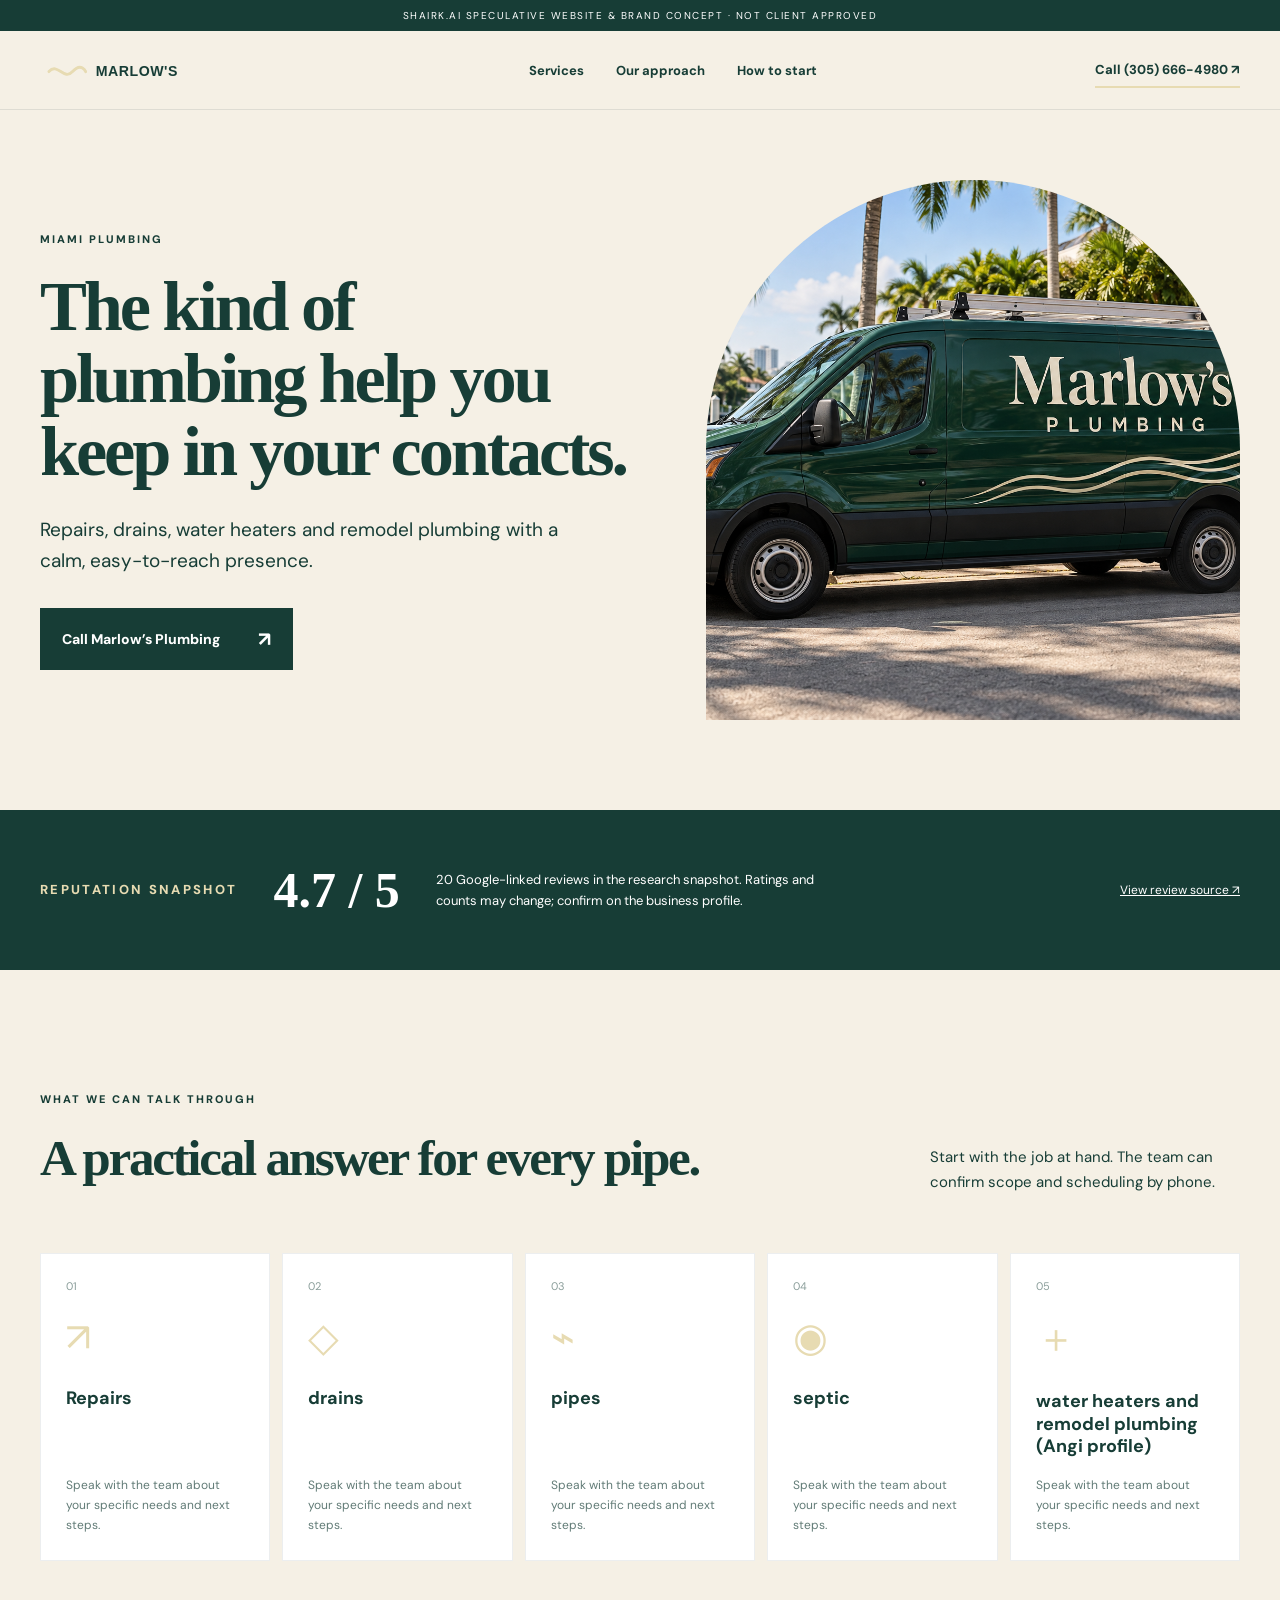
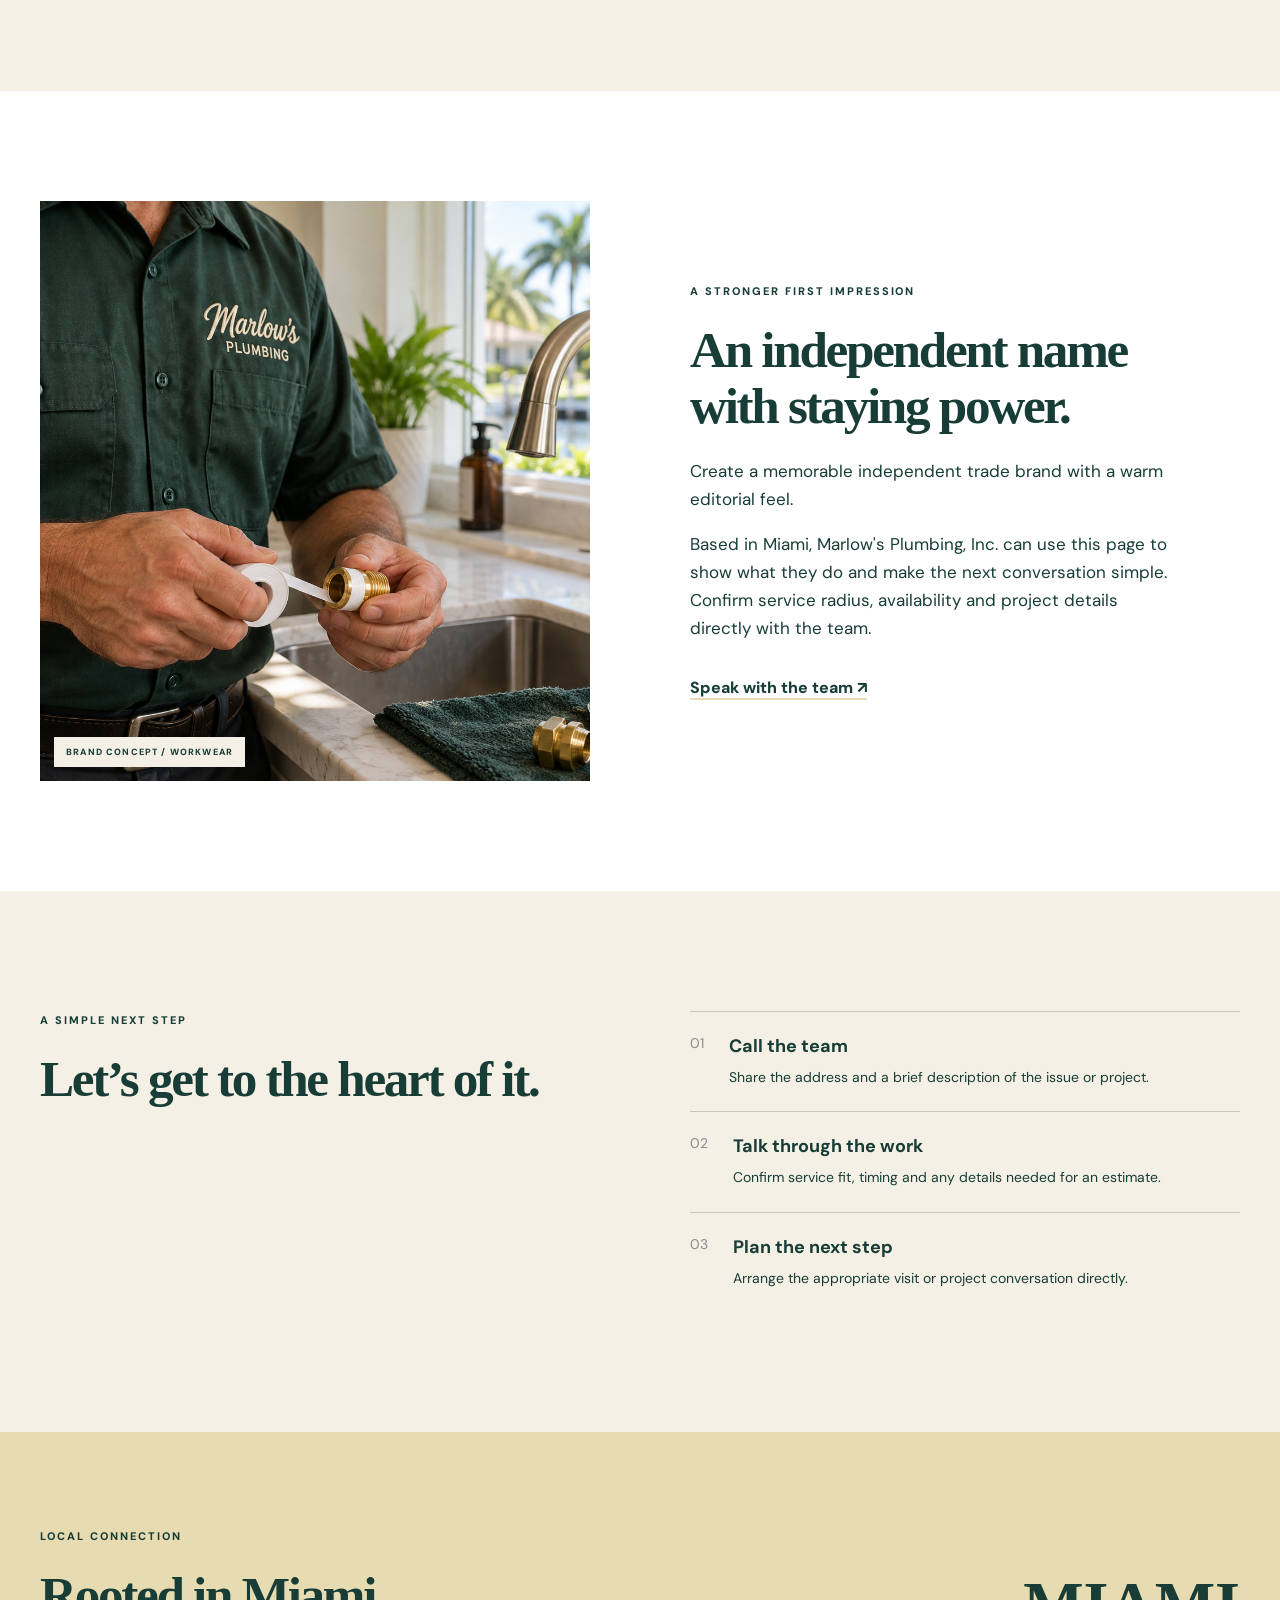
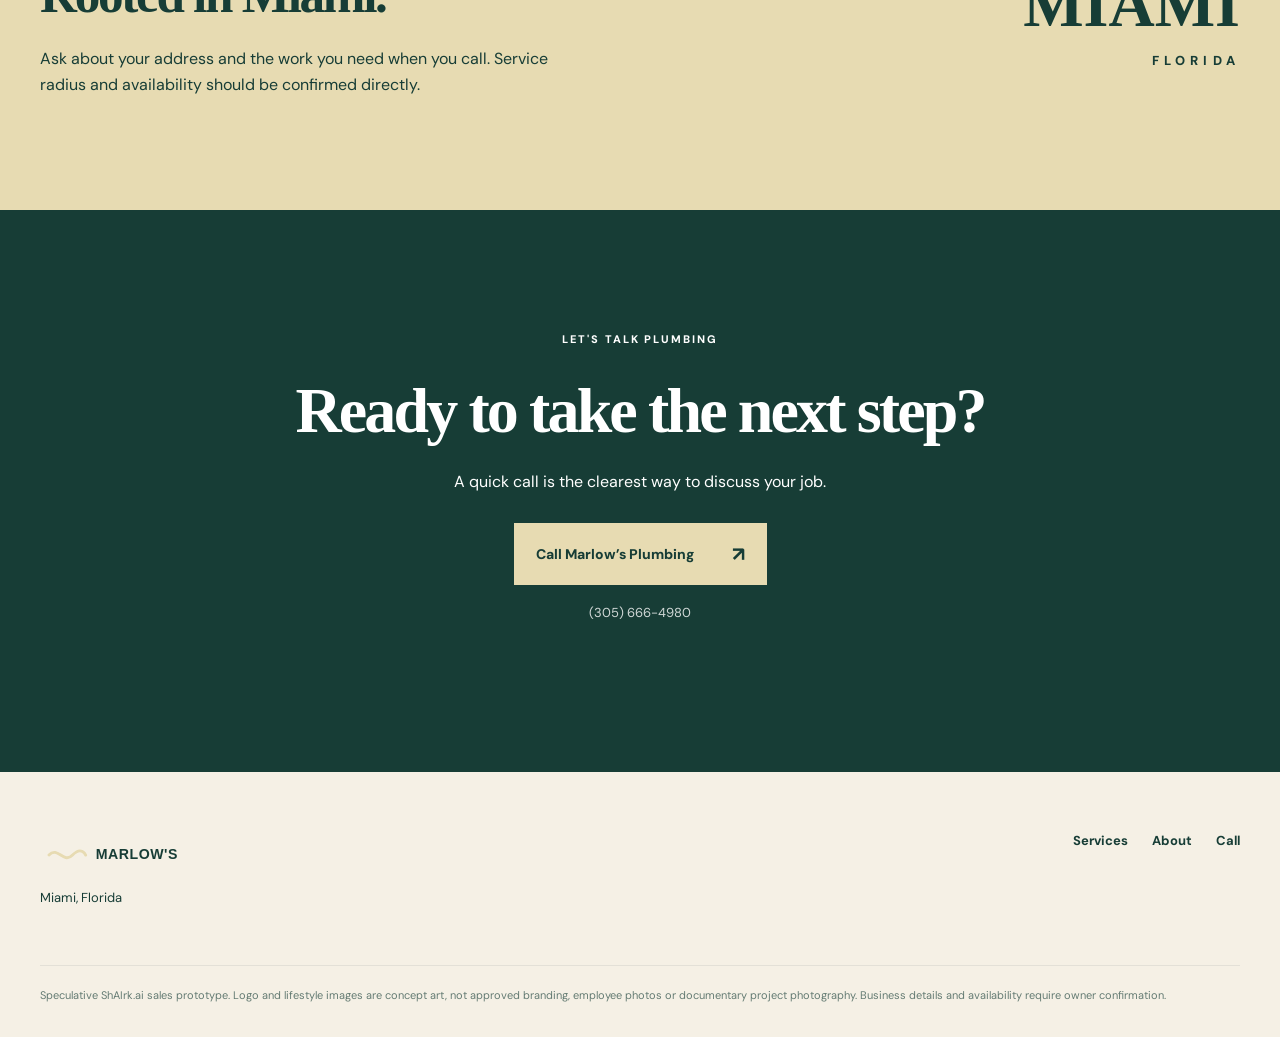
<file: index.html>
<!doctype html><html lang="en"><head><meta charset="utf-8"><meta name="viewport" content="width=device-width,initial-scale=1"><meta name="theme-color" content="#173d36"><meta name="description" content="Concept landing page for Marlow&#x27;s Plumbing, Inc.: explore plumbing services and call (305) 666-4980."><title>Marlow&#x27;s Plumbing, Inc. | Plumbing in Miami</title><link rel="icon" href="assets/favicon.svg" type="image/svg+xml"><link rel="stylesheet" href="styles.css"></head>
    <body class="style-5"><div class="concept-ribbon">SHAIRK.AI SPECULATIVE WEBSITE & BRAND CONCEPT · NOT CLIENT APPROVED</div><header class="site-header"><div class="wrap nav"><a class="brand" href="#top" aria-label="Marlow&#x27;s Plumbing, Inc. home"><img src="assets/logo-concept-a.svg" alt="Marlow&#x27;s Plumbing, Inc. concept logo"></a><nav aria-label="Main navigation"><a href="#services">Services</a><a href="#about">Our approach</a><a href="#process">How to start</a></nav><a class="nav-call" href="tel:+13056664980">Call (305) 666-4980 ↗</a></div></header><main id="top"><section class="hero wrap"><div class="hero-copy"><p class="eyebrow">MIAMI PLUMBING</p><h1>The kind of plumbing help you keep in your contacts.</h1><p class="lead">Repairs, drains, water heaters and remodel plumbing with a calm, easy-to-reach presence.</p><a class="button" href="tel:+13056664980">Call Marlow’s Plumbing <span>↗</span></a></div><div class="hero-media rounded"><img src="assets/brand-vehicle.png" alt="Speculative branded service vehicle concept" loading="eager"></div></section><section class="review-band" aria-label="Reputation snapshot"><div class="wrap review-inner"><p class="eyebrow">REPUTATION SNAPSHOT</p><strong>4.7 / 5</strong><p>20 Google-linked reviews in the research snapshot. Ratings and counts may change; confirm on the business profile.</p><a href="https://brightpathcontractor.com/florida/miami/plumbers" target="_blank" rel="noopener noreferrer">View review source ↗</a></div></section><section class="services wrap" id="services"><div class="section-heading"><div><p class="eyebrow">WHAT WE CAN TALK THROUGH</p><h2>A practical answer for every pipe.</h2></div><p>Start with the job at hand. The team can confirm scope and scheduling by phone.</p></div><div class="service-grid"><article class="service-card"><span class="service-index">01</span><span class="service-symbol" aria-hidden="true">↗</span><h3>Repairs</h3><p>Speak with the team about your specific needs and next steps.</p></article><article class="service-card"><span class="service-index">02</span><span class="service-symbol" aria-hidden="true">◇</span><h3>drains</h3><p>Speak with the team about your specific needs and next steps.</p></article><article class="service-card"><span class="service-index">03</span><span class="service-symbol" aria-hidden="true">⌁</span><h3>pipes</h3><p>Speak with the team about your specific needs and next steps.</p></article><article class="service-card"><span class="service-index">04</span><span class="service-symbol" aria-hidden="true">◉</span><h3>septic</h3><p>Speak with the team about your specific needs and next steps.</p></article><article class="service-card"><span class="service-index">05</span><span class="service-symbol" aria-hidden="true">＋</span><h3>water heaters and remodel plumbing (Angi profile)</h3><p>Speak with the team about your specific needs and next steps.</p></article></div></section>
    <section class="story" id="about"><div class="wrap story-grid"><div class="story-media"><img src="assets/brand-workwear.png" alt="Speculative branded workwear concept" loading="lazy"><span class="caption">BRAND CONCEPT / WORKWEAR</span></div><div class="story-copy"><p class="eyebrow">A STRONGER FIRST IMPRESSION</p><h2>An independent name with staying power.</h2><p>Create a memorable independent trade brand with a warm editorial feel.</p><p>Based in Miami, Marlow&#x27;s Plumbing, Inc. can use this page to show what they do and make the next conversation simple. Confirm service radius, availability and project details directly with the team.</p><a class="text-link" href="tel:+13056664980">Speak with the team ↗</a></div></div></section>
    <section class="process wrap" id="process"><div><p class="eyebrow">A SIMPLE NEXT STEP</p><h2>Let’s get to the heart of it.</h2></div><ol><li><span>01</span><div><strong>Call the team</strong><p>Share the address and a brief description of the issue or project.</p></div></li><li><span>02</span><div><strong>Talk through the work</strong><p>Confirm service fit, timing and any details needed for an estimate.</p></div></li><li><span>03</span><div><strong>Plan the next step</strong><p>Arrange the appropriate visit or project conversation directly.</p></div></li></ol></section><section class="area" id="area"><div class="wrap area-inner"><div><p class="eyebrow">LOCAL CONNECTION</p><h2>Rooted in Miami.</h2><p>Ask about your address and the work you need when you call. Service radius and availability should be confirmed directly.</p></div><div class="area-mark">MIAMI<span>FLORIDA</span></div></div></section><section class="final-cta"><div class="wrap"><p class="eyebrow">LET'S TALK PLUMBING</p><h2>Ready to take the next step?</h2><p>A quick call is the clearest way to discuss your job.</p><a class="button" href="tel:+13056664980">Call Marlow’s Plumbing <span>↗</span></a><p class="phone-print">(305) 666-4980</p></div></section></main><footer><div class="wrap footer-grid"><div><img src="assets/logo-concept-a.svg" alt="Marlow&#x27;s Plumbing, Inc. concept logo"><p>Miami, Florida</p></div><div><a href="#services">Services</a><a href="#about">About</a><a href="tel:+13056664980">Call</a></div></div><p class="disclaimer wrap">Speculative ShAIrk.ai sales prototype. Logo and lifestyle images are concept art, not approved branding, employee photos or documentary project photography. Business details and availability require owner confirmation.</p></footer><a class="mobile-call" href="tel:+13056664980">Call Marlow’s Plumbing ↗</a></body></html>
</file>
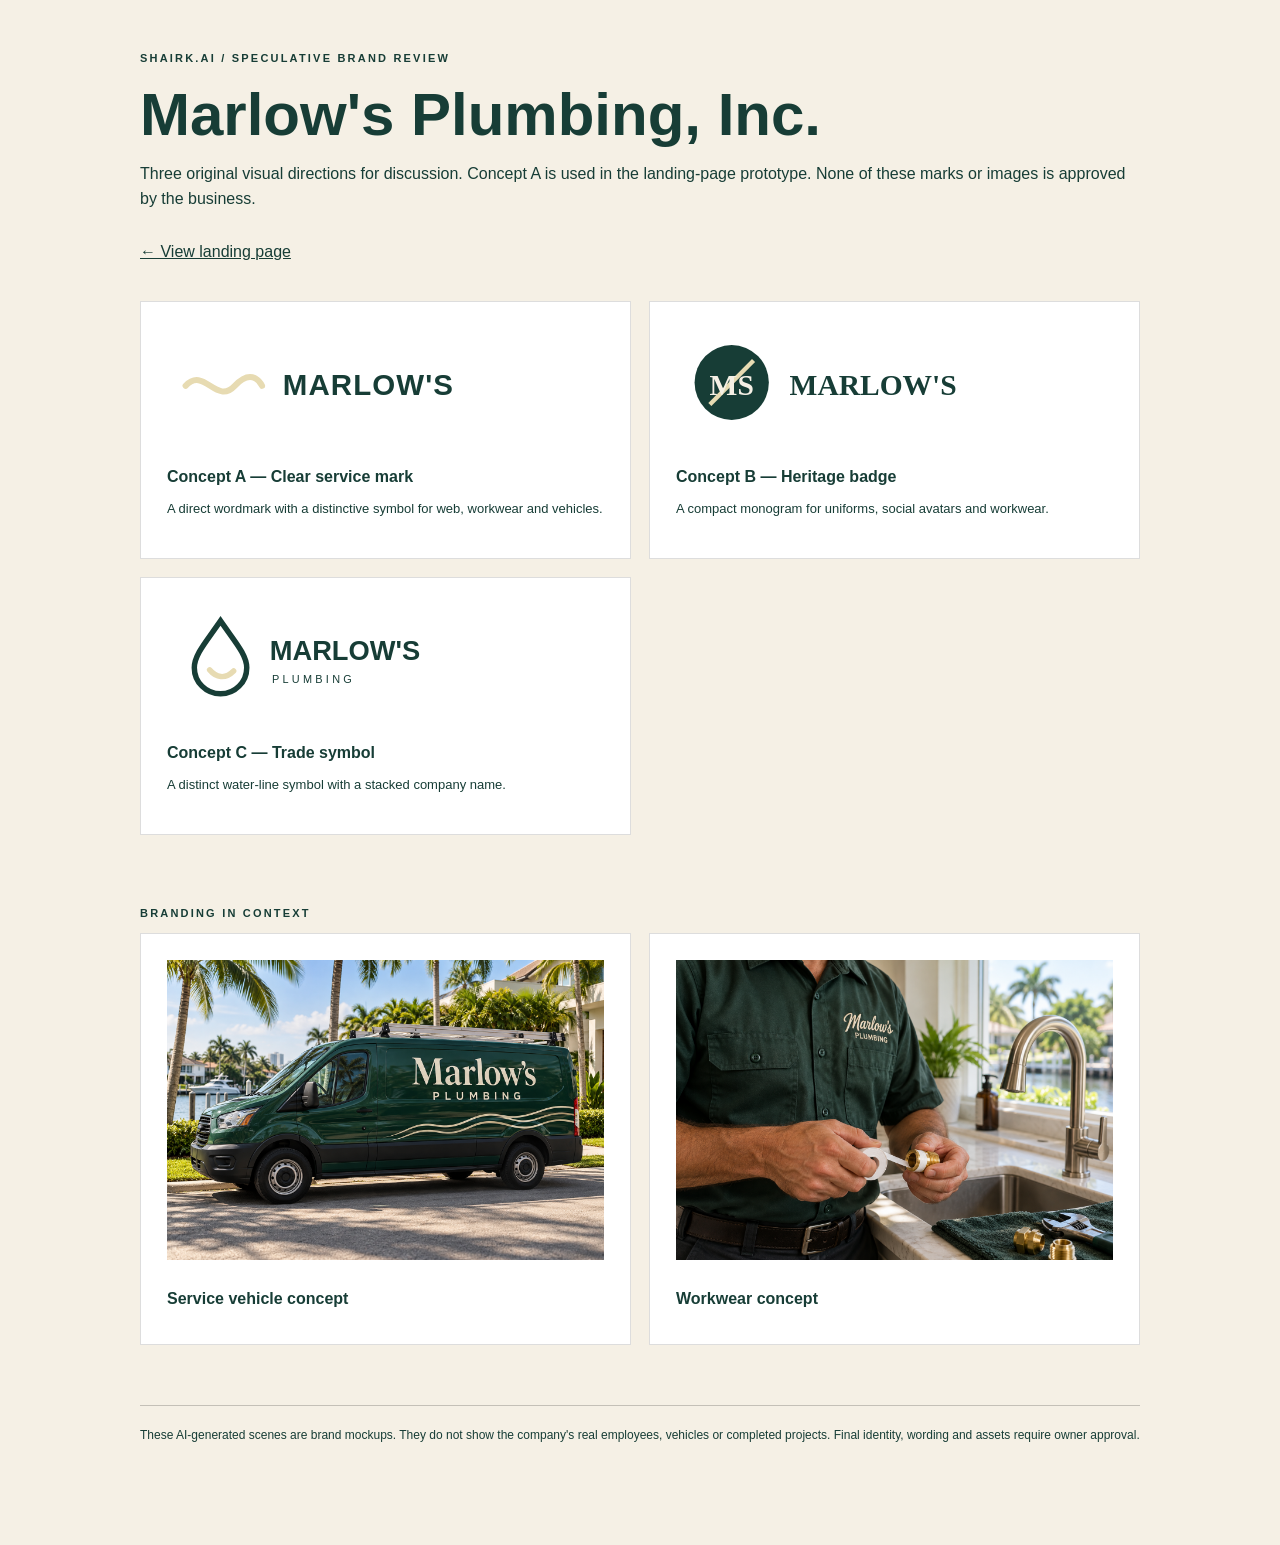
<file: logo-review.html>
<!doctype html><html lang="en"><head><meta charset="utf-8"><meta name="viewport" content="width=device-width,initial-scale=1"><title>Marlow&#x27;s Plumbing, Inc. | Brand concept review</title><style>body{margin:0;background:#f5f0e5;color:#173d36;font-family:Arial,sans-serif}main{width:min(1000px,calc(100% - 36px));margin:50px auto 100px}.eyebrow{font-size:11px;letter-spacing:.2em;font-weight:bold}h1{font-size:clamp(34px,5vw,60px);line-height:1.05;margin:16px 0}p{line-height:1.55}a{color:inherit}.back{display:inline-block;margin:15px 0 40px}.grid{display:grid;grid-template-columns:1fr 1fr;gap:18px}.card{background:white;padding:26px;border:1px solid #0002}.card img{width:100%;height:110px;object-fit:contain;object-position:left}.card h2{font-size:16px;margin:26px 0 10px}.card p{font-size:13px}.card img.concept-photo{width:100%;height:300px;object-fit:cover}.photos{margin-top:70px}.note{font-size:12px;border-top:1px solid #0003;padding-top:20px;margin-top:60px}@media(max-width:700px){.grid{grid-template-columns:1fr}}</style></head><body><main><p class="eyebrow">SHAIRK.AI / SPECULATIVE BRAND REVIEW</p><h1>Marlow&#x27;s Plumbing, Inc.</h1><p>Three original visual directions for discussion. Concept A is used in the landing-page prototype. None of these marks or images is approved by the business.</p><a class="back" href="/">← View landing page</a><div class="grid"><article class="card"><img src="assets/logo-concept-a.svg" alt="Clean professional wordmark"><h2>Concept A — Clear service mark</h2><p>A direct wordmark with a distinctive symbol for web, workwear and vehicles.</p></article><article class="card"><img src="assets/logo-concept-b.svg" alt="Monogram badge"><h2>Concept B — Heritage badge</h2><p>A compact monogram for uniforms, social avatars and workwear.</p></article><article class="card"><img src="assets/logo-concept-c.svg" alt="Water drop trade icon"><h2>Concept C — Trade symbol</h2><p>A distinct water-line symbol with a stacked company name.</p></article></div><div class="photos"><p class="eyebrow">BRANDING IN CONTEXT</p><div class="grid"><article class="card"><img class="concept-photo" src="assets/brand-vehicle.png" alt="Speculative branded service vehicle concept"><h2>Service vehicle concept</h2></article><article class="card"><img class="concept-photo" src="assets/brand-workwear.png" alt="Speculative branded workwear concept"><h2>Workwear concept</h2></article></div></div><p class="note">These AI-generated scenes are brand mockups. They do not show the company's real employees, vehicles or completed projects. Final identity, wording and assets require owner approval.</p></main></body></html>
</file>
<file: styles.css>
@import url('https://fonts.googleapis.com/css2?family=DM+Sans:wght@400;500;600;700;800&family=Manrope:wght@400;500;600;700;800&display=swap');
    :root{--ink:#173d36;--accent:#e7dbb2;--paper:#f5f0e5;--font-head:Georgia;--font-body:'DM Sans',Arial,sans-serif}*{box-sizing:border-box}html{scroll-behavior:smooth}body{margin:0;color:var(--ink);background:var(--paper);font-family:var(--font-body)}a{color:inherit;text-decoration:none}img{display:block;max-width:100%}.wrap{width:min(1200px,calc(100% - 48px));margin:auto}.concept-ribbon{background:var(--ink);color:white;text-align:center;font-size:10px;letter-spacing:.15em;padding:9px 15px}.site-header{background:var(--paper);border-bottom:1px solid rgba(20,40,50,.1);position:sticky;top:0;z-index:20;backdrop-filter:blur(16px)}.nav{display:flex;align-items:center;justify-content:space-between;gap:28px;min-height:78px}.brand img{width:210px;max-height:52px}nav{display:flex;gap:32px;font-size:13px;font-weight:700}nav a:hover,.text-link:hover{text-decoration:underline}.nav-call{font-size:13px;font-weight:800;border-bottom:2px solid var(--accent);padding:8px 0;white-space:nowrap}.eyebrow{font-size:11px;letter-spacing:.18em;font-weight:800;text-transform:uppercase;margin:0 0 22px}h1,h2,h3,p{margin-top:0}h1,h2{font-family:var(--font-head);letter-spacing:-.045em}h1{font-size:clamp(48px,5.5vw,86px);line-height:1.03;margin:0 0 26px}h2{font-size:clamp(38px,4vw,60px);line-height:1.08;margin:0 0 24px}h3{font-size:21px;line-height:1.25}p{line-height:1.65}.hero{display:grid;grid-template-columns:1fr 1fr;gap:clamp(40px,6vw,90px);align-items:center;min-height:690px;padding-top:70px;padding-bottom:90px}.hero-copy{max-width:600px}.hero-copy .lead{font-size:19px;max-width:540px;margin-bottom:32px}.button{display:inline-flex;align-items:center;justify-content:space-between;gap:38px;background:var(--ink);color:white;font-weight:800;font-size:14px;padding:18px 22px;min-width:245px;transition:transform .2s,background .2s}.button:hover{transform:translateY(-3px);background:#263e50}.button span{font-size:20px}.hero-media{position:relative;min-width:0}.hero-media img{width:100%;height:540px;object-fit:cover}.caption{position:absolute;bottom:14px;left:14px;background:var(--paper);padding:9px 12px;font-size:9px;letter-spacing:.13em;font-weight:800}.rating{display:flex;gap:16px;align-items:center;margin-top:46px;padding-top:25px;border-top:1px solid rgba(30,40,40,.2)}.rating strong{font-size:30px;white-space:nowrap}.rating span{font-size:12px;line-height:1.4}.hero-stamp{position:absolute;right:-20px;bottom:-20px;background:var(--accent);width:140px;height:140px;border-radius:50%;display:grid;place-content:center;text-align:center;font-size:15px;font-weight:800;transform:rotate(10deg)}.review-band{background:var(--ink);color:white}.review-inner{display:flex;align-items:center;gap:36px;min-height:160px}.review-inner .eyebrow{margin:0;min-width:160px;color:var(--accent)}.review-inner strong{font-size:50px;font-family:var(--font-head);white-space:nowrap}.review-inner p{font-size:13px;max-width:390px;margin:0}.review-inner a{font-size:12px;text-decoration:underline;margin-left:auto;white-space:nowrap}.services{padding-top:120px;padding-bottom:130px}.section-heading{display:flex;justify-content:space-between;align-items:end;gap:40px;margin-bottom:44px}.section-heading>p{max-width:310px;font-size:15px}.service-grid{display:grid;grid-template-columns:repeat(5,1fr);gap:12px}.service-card{background:white;min-height:265px;padding:25px;display:flex;flex-direction:column;border:1px solid rgba(20,40,50,.08)}.service-index{font-size:11px;opacity:.5}.service-symbol{font-size:40px;color:var(--accent);margin:18px 0 24px}.service-card h3{font-size:18px;flex:1}.service-card p{font-size:12px;margin:0;opacity:.68}.story{background:white;padding:110px 0}.story-grid{display:grid;grid-template-columns:1fr 1fr;align-items:center;gap:100px}.story-media{position:relative}.story-media img{width:100%;height:580px;object-fit:cover}.story-copy{max-width:480px}.story-copy p:not(.eyebrow){font-size:17px}.text-link{display:inline-block;border-bottom:2px solid var(--accent);font-weight:800;margin-top:18px}.process{display:grid;grid-template-columns:1fr 1fr;gap:100px;padding-top:120px;padding-bottom:120px}.process ol{padding:0;margin:0;list-style:none}.process li{display:flex;gap:25px;padding:22px 0;border-top:1px solid rgba(20,40,50,.2)}.process li span{color:#8b8b8b;font-size:14px}.process li strong{font-size:18px}.process li p{font-size:14px;margin:8px 0 0}.area{background:var(--accent);padding:95px 0}.area-inner{display:flex;justify-content:space-between;align-items:center;gap:50px}.area-inner>div:first-child{max-width:540px}.area-mark{font-family:var(--font-head);font-size:clamp(35px,5vw,78px);font-weight:bold;line-height:1;text-align:right}.area-mark span{display:block;font:800 13px var(--font-body);letter-spacing:.4em;margin-top:15px}.final-cta{background:var(--ink);color:white;text-align:center;padding:120px 0}.final-cta h2{font-size:clamp(45px,5vw,75px)}.final-cta p{margin-bottom:28px}.final-cta .button{background:var(--accent);color:var(--ink)}.phone-print{font-size:13px;margin-top:17px;opacity:.8}footer{background:var(--paper);padding:60px 0 32px}.footer-grid{display:flex;justify-content:space-between;align-items:start}.footer-grid img{width:210px}.footer-grid p{font-size:13px;margin:12px 0}.footer-grid>div:last-child{display:flex;gap:24px;font-size:13px;font-weight:700}.disclaimer{border-top:1px solid rgba(20,40,50,.12);padding-top:20px;margin-top:45px;font-size:11px;opacity:.65}.mobile-call{display:none}
    .style-0 .hero-media img,.style-5 .hero-media img{border-radius:48% 48% 4px 4px}.style-1{background:#eaf6f5}.style-1 .hero{grid-template-columns:1.08fr .92fr}.style-1 .hero-media img{border-radius:4px 120px 4px 4px}.style-2 .hero{grid-template-columns:1.15fr .85fr}.style-2 .hero-media img{height:600px;clip-path:polygon(0 0,100% 0,100% 90%,8% 100%)}.style-3 .hero{background:var(--ink);color:white;width:100%;padding-left:max(24px,calc((100vw - 1200px)/2));padding-right:max(24px,calc((100vw - 1200px)/2))}.style-3 .hero .button{background:var(--accent);color:var(--ink)}.style-3 .hero-media img{border:14px solid white;transform:rotate(2deg)}.style-4 .hero-media img{border-radius:220px 220px 0 0}.style-4 .hero{grid-template-columns:.9fr 1.1fr}.style-5 .hero{grid-template-columns:1.05fr .95fr}.style-5 .hero-media img{border-radius:50% 50% 0 0}.style-6 .hero-media img{border-radius:50% 50% 8px 8px}.style-6 .services{background:var(--ink);color:white;width:100%;padding-left:max(24px,calc((100vw - 1200px)/2));padding-right:max(24px,calc((100vw - 1200px)/2))}.style-6 .service-card{color:var(--ink)}.style-7 .hero{grid-template-columns:1fr 1.1fr}.style-7 .hero-media img{border-radius:14px;box-shadow:20px 20px 0 var(--accent)}.style-8 .hero{background:var(--accent);width:100%;padding-left:max(24px,calc((100vw - 1200px)/2));padding-right:max(24px,calc((100vw - 1200px)/2))}.style-8 .hero-media img{border-radius:50%}.style-9 .hero-media img{border-radius:180px 180px 18px 18px}.style-9 .hero{grid-template-columns:1fr .85fr}.alternate .story-grid{direction:rtl}.alternate .story-grid>*{direction:ltr}.process-alt{grid-template-columns:.8fr 1.2fr}.process-alt li{background:white;margin-bottom:8px;padding:24px;border:0}
    @media(max-width:950px){nav{display:none}.service-grid{grid-template-columns:repeat(3,1fr)}.story-grid{gap:50px}.review-inner{flex-wrap:wrap;padding:28px 0;gap:16px}.review-inner a{margin-left:0}}
    @media(max-width:700px){.wrap{width:min(100% - 32px,560px)}.concept-ribbon{font-size:8px}.nav{min-height:68px}.brand img{width:150px}.nav-call{display:none}.hero,.style-1 .hero,.style-2 .hero,.style-3 .hero,.style-4 .hero,.style-5 .hero,.style-7 .hero,.style-8 .hero,.style-9 .hero{display:flex;flex-direction:column;align-items:stretch;gap:34px;min-height:0;padding-top:45px;padding-bottom:55px}.hero .hero-media{order:2}.hero .hero-copy{order:1}.hero-media img,.style-2 .hero-media img{height:350px}h1{font-size:clamp(42px,11vw,66px)}h2{font-size:38px}.hero-copy .lead{font-size:16px}.rating{margin-top:30px}.review-inner{display:grid;grid-template-columns:1fr 1fr}.review-inner .eyebrow{grid-column:span 2}.review-inner strong{font-size:40px}.review-inner p{font-size:11px}.review-inner a{grid-column:span 2}.services{padding-top:75px;padding-bottom:80px}.section-heading{display:block}.service-grid{grid-template-columns:1fr 1fr}.service-card{min-height:220px;padding:18px}.service-card h3{font-size:16px}.service-card p{font-size:11px}.story{padding:75px 0}.story-grid,.process{display:flex;flex-direction:column;gap:35px}.story-media img{height:360px}.process{padding-top:80px;padding-bottom:80px}.process ol{width:100%}.area{padding:65px 0}.area-inner{display:block}.area-mark{text-align:left;margin-top:40px}.final-cta{padding:85px 0}.footer-grid{display:block}.footer-grid>div:last-child{margin-top:25px}.mobile-call{display:block;position:fixed;bottom:0;left:0;width:100%;padding:17px;text-align:center;background:var(--accent);color:var(--ink);font-size:14px;font-weight:800;z-index:30;box-shadow:0 -4px 24px #0002}footer{padding-bottom:100px}}
    @media(max-width:420px){.service-grid{grid-template-columns:1fr}.service-card{min-height:170px}.hero-media img{height:290px}.hero-stamp{width:100px;height:100px;font-size:11px;right:0}}
    @media(prefers-reduced-motion:reduce){html{scroll-behavior:auto}.button{transition:none}}
</file>
